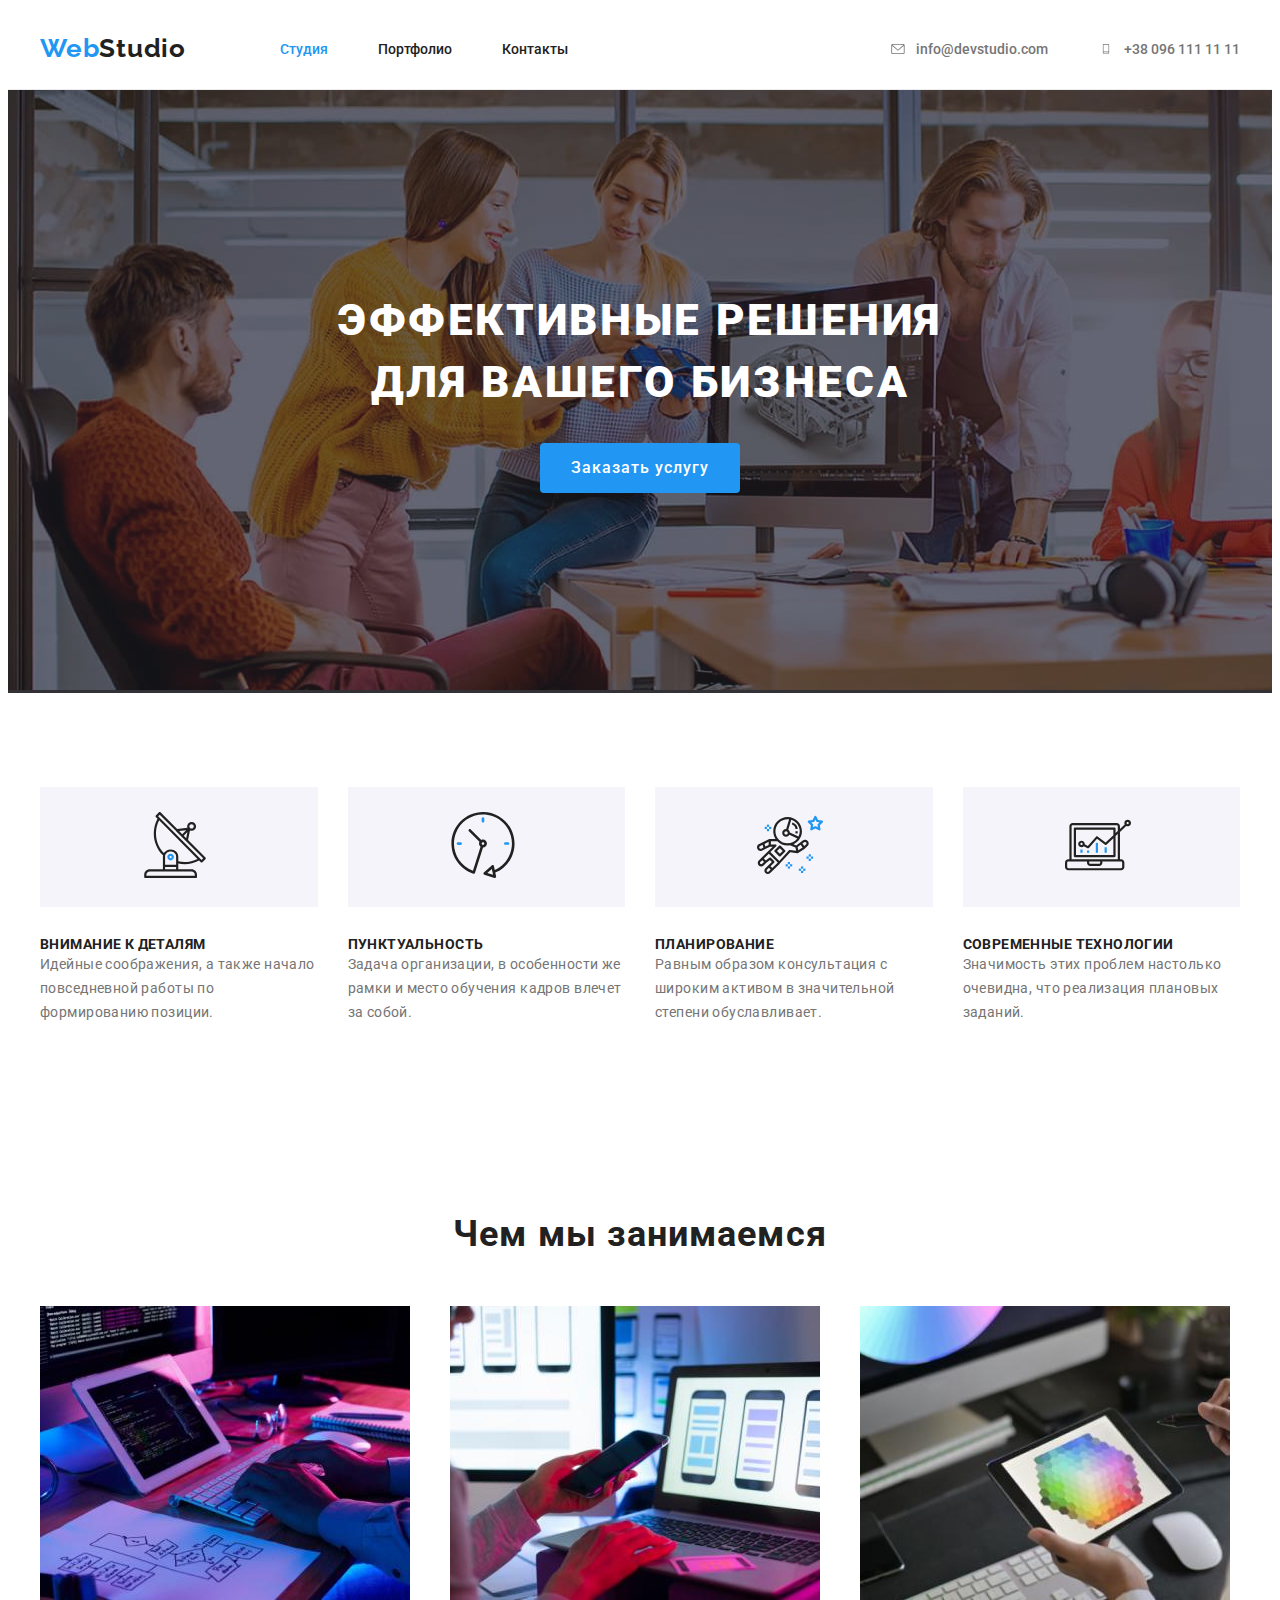
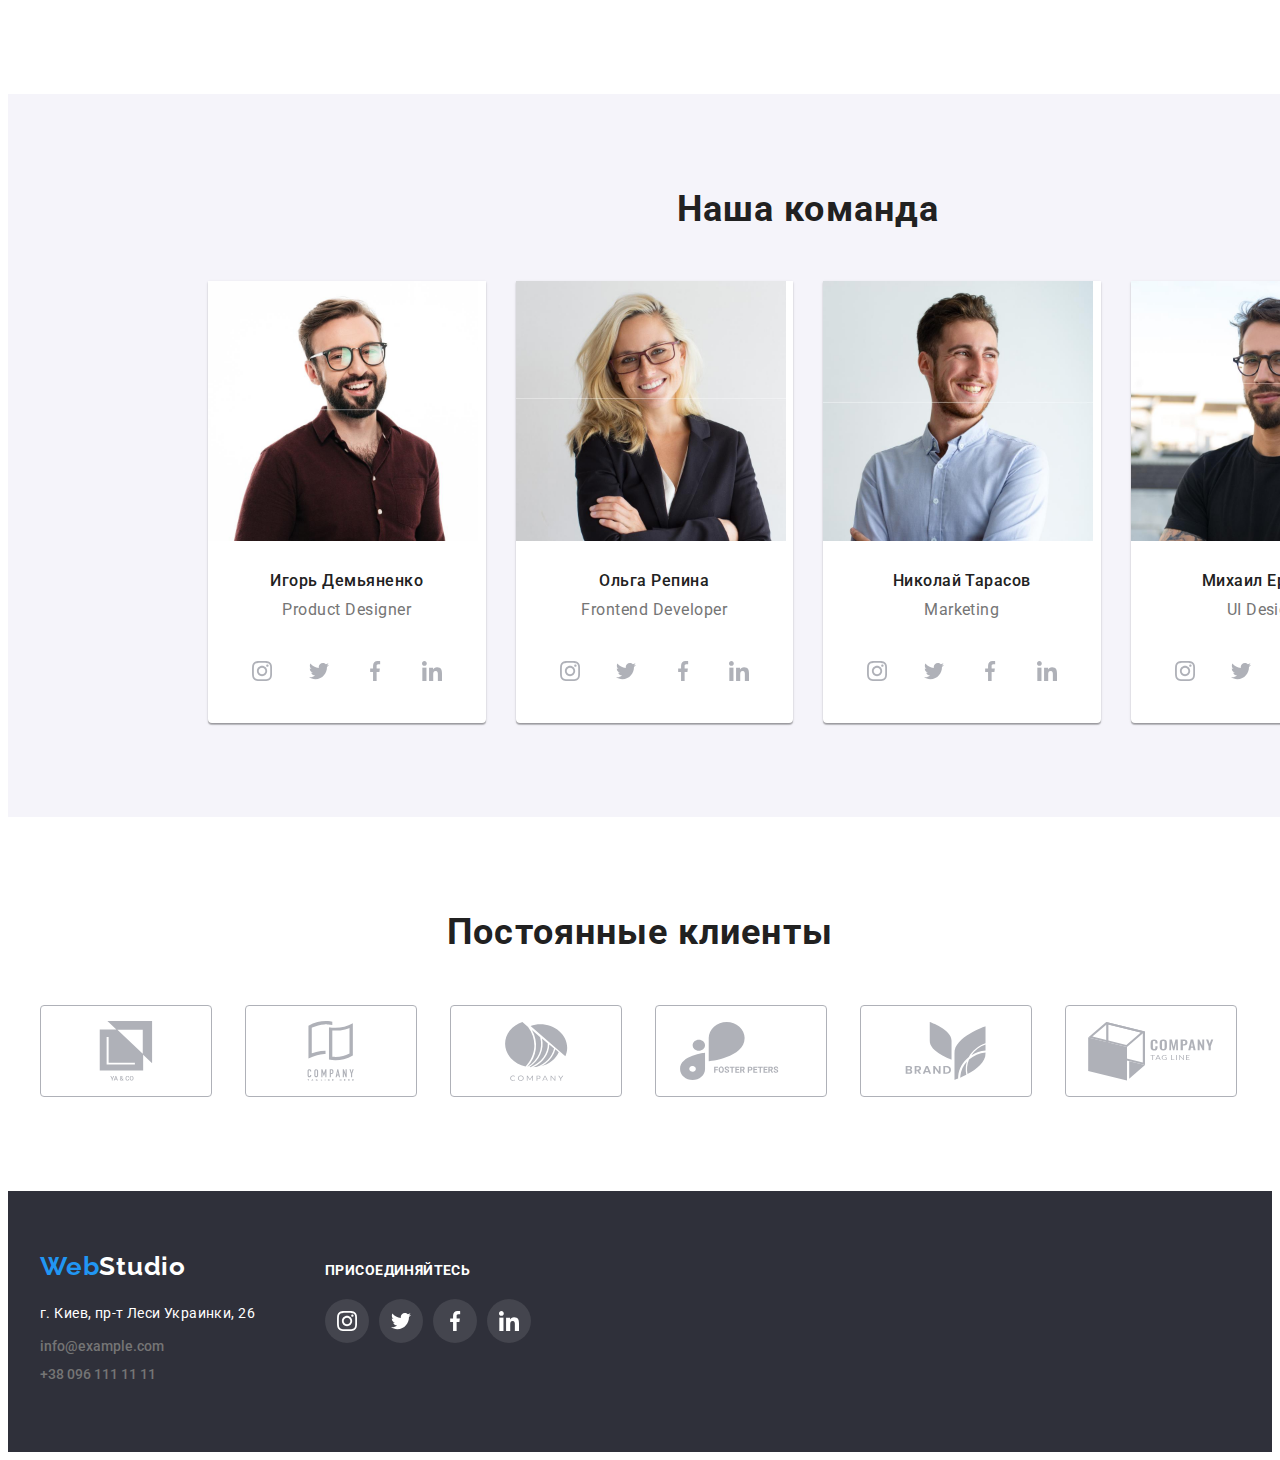
<file: index.html>
<!DOCTYPE html>
<html lang="ru">
  <head>
    <meta charset="UTF-8" />
    <meta http-equiv="X-UA-Compatible" content="IE=edge" />
    <meta name="viewport" content="width=device-width, initial-scale=1.0" />
    <title>главная</title>
    <link rel="preconnect" href="https://fonts.gstatic.com" />
    <link
      href="https://fonts.googleapis.com/css2?family=Raleway:wght@700&family=Roboto:wght@400;500;700&display=swap"
      rel="stylesheet"/>
    <link
      rel="stylesheet"
      href="https://cdnjs.cloudflare.com/ajax/libs/modern-normalize/1.0.0/modern-normalize.min.css"
      integrity="sha512-ISS7cAi1PEhQ8jnbJpJZMd29NlhNj4AWYyLOSp2CE/CsHxTCu+r+t0D2yoJudVrd0/8fTVPUVDzY5Tvli75u/g=="
      crossorigin="anonymous"/>
    <link rel="stylesheet" href="./css/styles.css" />
  </head>
  <body>
    <header class="header">
      <div class="container header-box">
          <nav class="navigation">
              <div class="nav-logo">
                  <a href="./index.html" class="logo">
                  <span class="logo-part">Web</span>Studio
                </a>
              </div>            
              <ul class="site-nav">
                  <li class="header-item">
                    <a href="./index.html" class="nav-link current">Студия</a>
                  </li>
                  <li class="header-item">
                    <a href="./portfolio.html" class="nav-link">Портфолио</a>
                  </li>
                <li class="header-item">
                  <a href="" class="nav-link">Контакты</a>
                </li>
              </ul>
          </nav>
          <ul class="contact">
              <li class="header-item">
                  <a href="mailto:info@devstudio.com" class="link">
                    <svg class="contact-icon">
                      <use href="./images/sprite.svg#envelope"></use>
                    </svg>info@devstudio.com
                  </a>
              </li>
              <li class="header-item">
                  <a href="tel:+380961111111" class="link">
                    <svg class="contact-icon">
                      <use href="./images/sprite.svg#vector"></use>
                    </svg>+38 096 111 11 11
                  </a>
              </li>
          </ul>
      </div>    
    </header>
    <main>
      <section class="hero">
        <div class="container">
          <h1 class="titel">Эффективные решения для вашего бизнеса
          </h1>
          <button type="button" class="button stile-button">Заказать услугу</button>        
        </div>
      </section>
      <section class="section">
        <div class="container">
          <ul class="adv">
            <li class="adv-item">
              <div class="avd-icon-box">
                <svg class="avd-icon">
                  <use href="./images/sprite.svg#antenna"></use>
                </svg>
              </div>
              <h3 class="title-adv">Внимание к деталям</h3>
              <p class="indent-adv">
                Идейные соображения, а также начало повседневной работы по
                формированию позиции.
              </p>
            </li>
            <li class="adv-item">
              <div class="avd-icon-box">
                <svg class="avd-icon">
                  <use href="./images/sprite.svg#clock"></use>
                </svg>
              </div>
              <h3 class="title-adv">Пунктуальность</h3>
              <p class="indent-adv">
                Задача организации, в особенности же рамки и место обучения кадров
                влечет за собой.
              </p>
            </li>
            <li class="adv-item">
              <div class="avd-icon-box">
                <svg class="avd-icon">
                  <use href="./images/sprite.svg#astronaut"></use>
                </svg>
              </div>
              <h3 class="title-adv">Планирование</h3>
              <p class="indent-adv">
                Равным образом консультация с широким активом в значительной
                степени обуславливает.
              </p>
            </li>
            <li class="adv-item">
              <div class="avd-icon-box">
                <svg class="avd-icon">
                  <use href="./images/sprite.svg#diagram"></use>
                </svg>
              </div>
              <h3 class="title-adv">Современные технологии</h3>
              <p class="indent-adv">
                Значимость этих проблем настолько очевидна, что реализация
                плановых заданий.
              </p>
            </li>
          </ul>
        </div>        
      </section>
      <section class="section">
        <div class="container">
          <h2 class="general-title">Чем мы занимаемся</h2>
        <ul class="our-work">
          <li class="item-our-work">
            <img src="./images/img1.jpg" alt="пример работы 1" width="370" />
          </li>
          <li class="item-our-work">
            <img src="./images/img2.jpg" alt="пример работы 2" width="370" />
          </li>
          <li class="item-our-work">
            <img src="./images/img3.jpg" alt="пример работы 3" width="370" />
          </li>
        </ul>
        </div>        
      </section>
      <section class="our-team">
        <div class="container">
          <h2 class="general-title">Наша команда</h2>
          <ul class="team">
          <li class="item-our-team">
            <div class="our-team-box">
              <img class="team-img" src="./images/igor.jpg" alt="Игорь Демьяненко" width="270" />
              <h3 class="name">Игорь Демьяненко</h3>
              <p lang="en" class="work">Product Designer</p>
              <ul class="social-list">
                <li class="social-list-item">
                  <a href="" class="social-list-link">
                    <svg class="social-list-icon">
                      <use href="./images/sprite.svg#instagram"></use>
                    </svg>
                  </a>
                </li>
                <li class="social-list-item">
                  <a href="" class="social-list-link">
                    <svg class="social-list-icon">
                      <use href="./images/sprite.svg#twitter"></use>
                    </svg>
                  </a>
                </li>
                <li class="social-list-item">
                  <a href="" class="social-list-link">
                    <svg class="social-list-icon">
                      <use href="./images/sprite.svg#facebook"></use>
                    </svg>
                  </a>
                </li>
                <li class="social-list-item">
                  <a href="" class="social-list-link">
                    <svg class="social-list-icon">
                      <use href="./images/sprite.svg#linkedin"></use>
                    </svg>
                  </a>
                </li>
              </ul>
            </div>
          </li>
          <li class="item-our-team">
            <div class="our-team-box">
              <img class="team-img" src="./images/olha.jpg" alt="Ольга Репина" width="270" />
              <h3 class="name">Ольга Репина</h3>
              <p lang="en" class="work">Frontend Developer</p>
              <ul class="social-list">
                <li class="social-list-item">
                  <a href="" class="social-list-link">
                    <svg class="social-list-icon">
                      <use href="./images/sprite.svg#instagram"></use>
                    </svg>
                  </a>
                </li>
                <li class="social-list-item">
                  <a href="" class="social-list-link">
                    <svg class="social-list-icon">
                      <use href="./images/sprite.svg#twitter"></use>
                    </svg>
                  </a>
                </li>
                <li class="social-list-item">
                  <a href="" class="social-list-link">
                    <svg class="social-list-icon">
                      <use href="./images/sprite.svg#facebook"></use>
                    </svg>
                  </a>
                </li>
                <li class="social-list-item">
                  <a href="" class="social-list-link">
                    <svg class="social-list-icon">
                      <use href="./images/sprite.svg#linkedin"></use>
                    </svg>
                  </a>
                </li>
              </ul>
            </div>  
          </li>
          <li class="item-our-team">
            <div class="our-team-box">
              <img class="team-img" src="./images/nikolay.jpg" alt="Николай Тарасов" width="270" />
              <h3 class="name">Николай Тарасов</h3>
              <p lang="en" class="work">Marketing</p>
              <ul class="social-list">
                <li class="social-list-item">
                  <a href="" class="social-list-link">
                    <svg class="social-list-icon">
                      <use href="./images/sprite.svg#instagram"></use>
                    </svg>
                  </a>
                </li>
                <li class="social-list-item">
                  <a href="" class="social-list-link">
                    <svg class="social-list-icon">
                      <use href="./images/sprite.svg#twitter"></use>
                    </svg>
                  </a>
                </li>
                <li class="social-list-item">
                  <a href="" class="social-list-link">
                    <svg class="social-list-icon">
                      <use href="./images/sprite.svg#facebook"></use>
                    </svg>
                  </a>
                </li>
                <li class="social-list-item">
                  <a href="" class="social-list-link">
                    <svg class="social-list-icon">
                      <use href="./images/sprite.svg#linkedin"></use>
                    </svg>
                  </a>
                </li>
              </ul>
            </div>    
          </li>
          <li class="item-our-team">
            <div class="our-team-box">
              <img class="team-img" src="./images/mihail.jpg" alt="ИМихаил Ермаков" width="270" />
              <h3 class="name">Михаил Ермаков</h3>
              <p lang="en" class="work">UI Designer</p>
              <ul class="social-list">
                <li class="social-list-item">
                  <a href="" class="social-list-link">
                    <svg class="social-list-icon">
                      <use href="./images/sprite.svg#instagram"></use>
                    </svg>
                  </a>
                </li>
                <li class="social-list-item">
                  <a href="" class="social-list-link">
                    <svg class="social-list-icon">
                      <use href="./images/sprite.svg#twitter"></use>
                    </svg>
                  </a>
                </li>
                <li class="social-list-item">
                  <a href="" class="social-list-link">
                    <svg class="social-list-icon">
                      <use href="./images/sprite.svg#facebook"></use>
                    </svg>
                  </a>
                </li>
                <li class="social-list-item">
                  <a href="" class="social-list-link">
                    <svg class="social-list-icon">
                      <use href="./images/sprite.svg#linkedin"></use>
                    </svg>
                  </a>
                </li>
              </ul>
            </div>
          </li>
        </ul> 
      </div>        
      </section>
      <section class="clients section">
        <div class="container">
          <h2 class="general-title">Постоянные клиенты</h2>
        <ul class="clients-list">
          <li class="clients-item">
            <a href="" class="clients-link">
              <svg class="clients-list-icon">
                <use href="./images/sprite.svg#yaco"></use>
              </svg>
            </a>
          </li>
          <li class="clients-item">
            <a href="" class="clients-link">
              <svg class="clients-list-icon">
                <use href="./images/sprite.svg#company"></use>
              </svg>
            </a>
          </li>
          <li class="clients-item">
            <a href="" class="clients-link">
              <svg class="clients-list-icon">
                <use href="./images/sprite.svg#group2"></use>
              </svg>
            </a>
          </li>
          <li class="clients-item">
            <a href="" class="clients-link">
              <svg class="clients-list-icon">
                <use href="./images/sprite.svg#group"></use>
              </svg>
            </a>
          </li>
          <li class="clients-item">
            <a href="" class="clients-link">
              <svg class="clients-list-icon">
                <use href="./images/sprite.svg#brand"></use>
              </svg>
            </a>
          </li>
          <li class="clients-item">
            <a href="" class="clients-link">
              <svg class="clients-list-icon">
                <use href="./images/sprite.svg#Object"></use>
              </svg>
            </a>
          </li>
        </ul>
        </div>        
      </section>
    </main>
        <div class="to-footer">
          <footer class="footer">
            <div class="footer-adress">
              <div class="to-logo2">
                <a href="./index.html" class="logo2"><span class="logo-part">Web</span>Studio</a>
              </div>            
              <address class="address">г. Киев, пр-т Леси Украинки, 26</address>
              <address>
                <ul class="list">
                  <li class="item-list">
                    <a href="mailto:info@example.com" class="link2">info@example.com</a>
                  </li>
                  <li class="item-list">
                    <a href="tel:+380961111111" class="link2">+38 096 111 11 11</a>
                  </li>
                </ul>
              </address>
            </div>            
            <div class="footer-social">
              <h3 class="footer-social-title">присоединяйтесь</h3>
              <ul class="footer-social-list">
                <li class="footer-social-list-item">
                  <a href="" class="footer-social-list-link">
                    <svg class="footer-social-list-icon">
                      <use href="./images/sprite.svg#instagram"></use>
                    </svg>
                  </a>
                </li>
                <li class="footer-social-list-item">
                  <a href="" class="footer-social-list-link">
                    <svg class="footer-social-list-icon">
                      <use href="./images/sprite.svg#twitter"></use>
                    </svg>
                  </a>
                </li>
                <li class="footer-social-list-item">
                  <a href="" class="footer-social-list-link">
                    <svg class="footer-social-list-icon">
                      <use href="./images/sprite.svg#facebook"></use>
                    </svg>
                  </a>
                </li>
                <li class="footer-social-list-item">
                  <a href="" class="footer-social-list-link">
                    <svg class="footer-social-list-icon">
                      <use href="./images/sprite.svg#linkedin"></use>
                    </svg>
                  </a>
                </li>
              </ul>
            </div>
          </footer>          
      </div>
  </body>
</html>
</file>
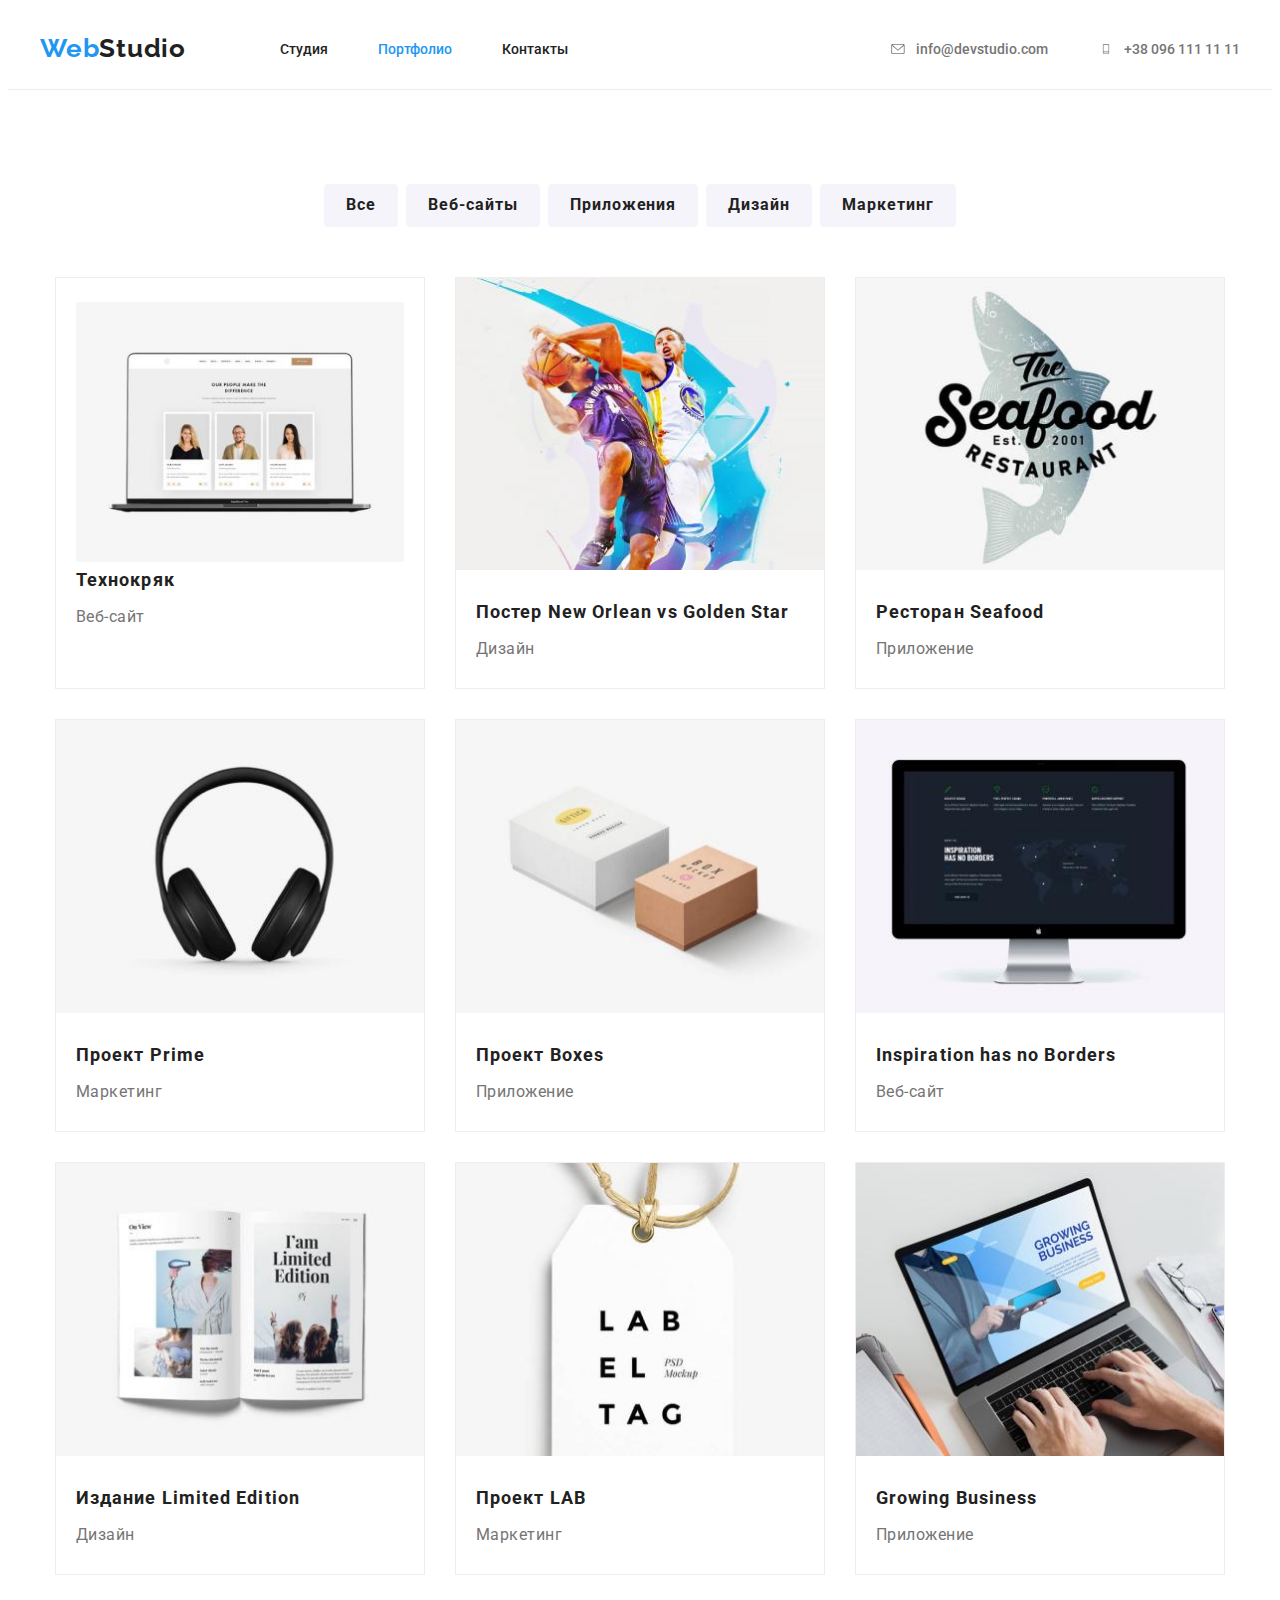
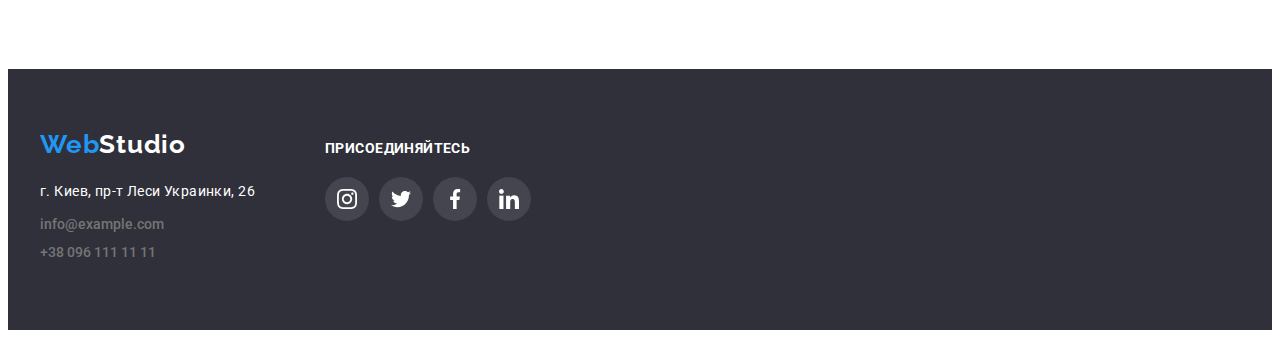
<file: portfolio.html>
<!DOCTYPE html>
<html lang="ru">
    <head>
        <meta charset="UTF-8" />
        <meta http-equiv="X-UA-Compatible" content="IE=edge" />
        <meta name="viewport" content="width=device-width, initial-scale=1.0" />
        <title>главная</title>
        <link rel="preconnect" href="https://fonts.gstatic.com" />
        <link
          href="https://fonts.googleapis.com/css2?family=Raleway:wght@700&family=Roboto:wght@400;500;700&display=swap"
          rel="stylesheet"/>
        <link
          rel="stylesheet"
          href="https://cdnjs.cloudflare.com/ajax/libs/modern-normalize/1.0.0/modern-normalize.min.css"
          integrity="sha512-ISS7cAi1PEhQ8jnbJpJZMd29NlhNj4AWYyLOSp2CE/CsHxTCu+r+t0D2yoJudVrd0/8fTVPUVDzY5Tvli75u/g=="
          crossorigin="anonymous"/>
        <link rel="stylesheet" href="./css/styles.css" />
    </head>
  <body>
    <header class="header">
      <div class="container header-box">
          <nav class="navigation">
              <div class="nav-logo">
                  <a href="./index.html" class="logo">
                  <span class="logo-part">Web</span>Studio
                </a>
              </div>            
              <ul class="site-nav">
                  <li class="header-item">
                    <a href="./index.html" class="nav-link">Студия</a>
                  </li>
                  <li class="header-item">
                    <a href="./portfolio.html" class="nav-link current">Портфолио</a>
                  </li>
                <li class="header-item">
                  <a href="" class="nav-link">Контакты</a>
                </li>
              </ul>
          </nav>
          <ul class="contact">
              <li class="header-item">
                  <a href="mailto:info@devstudio.com" class="link">
                    <svg class="contact-icon">
                      <use href="./images/sprite.svg#envelope"></use>
                    </svg>info@devstudio.com
                  </a>
              </li>
              <li class="header-item">
                  <a href="tel:+380961111111" class="link">
                    <svg class="contact-icon">
                      <use href="./images/sprite.svg#vector"></use>
                    </svg>+38 096 111 11 11
                  </a>
              </li>
          </ul>
      </div>    
    </header>
    <main>     
      <section class="section">
        <div class="container">
          <H2 class="title-hero-portfolio">Hero</H2>
          <ul  class="list-portfolio">
              <li class="item-hero-portfolio">
                   <button type="button" class="button-portfolio">Все</button>
              </li>
              <li class="item-hero-portfolio">
                   <button type="button" class="button-portfolio">Веб-сайты</button>
              </li>
              <li class="item-hero-portfolio">
                   <button type="button" class="button-portfolio">Приложения</button>
              </li>
              <li class="item-hero-portfolio">
                   <button type="button" class="button-portfolio">Дизайн</button>
              </li>
              <li class="item-hero-portfolio">
                   <button type="button" class="button-portfolio">Маркетинг</button>
              </li>
          </ul>      
          <ul class="cat-list">
              <li class="cat-item-list">
                  <a href="" class="link-cat">
                    <div class="title-box">
                      <img src="./images/tehno.jpg" alt="Технокряк" width="370">
                      <h2 class="title-cat">Технокряк</h2>
                      <p class="filter">Веб-сайт</p>
                    </div>
                  </a>
              </li>
              <li class="cat-item-list">
                <a href="" class="link-cat">
                  <img src="./images/poster.jpg" alt="Постер New Orlean vs Golden Star" width="370">
                  <div class="title-box">
                    <h2 class="title-cat">Постер New Orlean vs Golden Star</h2>
                    <p class="filter">Дизайн</p>
                  </div>                   
                </a>
              </li>
              <li class="cat-item-list">
                <a href="" class="link-cat">                    
                  <img src="./images/restoran.jpg" alt="Ресторан Seafood" width="370">
                  <div class="title-box">
                    <h2 class="title-cat">Ресторан Seafood</h2>
                    <p class="filter">Приложение</p>
                  </div>
                </a>
              </li>
               <li class="cat-item-list">
                <a href="" class="link-cat">                    
                  <img src="./images/project-prime.jpg" alt="Проект Prime" width="370">
                  <div class="title-box">
                    <h2 class="title-cat">Проект Prime</h2>
                    <p class="filter">Маркетинг</p>
                  </div>
                </a>
               </li>
               <li class="cat-item-list">
                  <a href="" class="link-cat">                    
                    <img src="./images/project-boxes.jpg" alt="Проект Boxes" width="370">
                    <div class="title-box"> 
                      <h2 class="title-cat">Проект Boxes</h2>
                      <p class="filter">Приложение</p>
                    </div> 
                  </a>
               </li>
               <li class="cat-item-list">
                  <a href="" class="link-cat">                    
                    <img src="./images/inspiration.jpg" alt="Inspiration has no Borders" width="370">
                    <div class="title-box">
                      <h2 class="title-cat">Inspiration has no Borders</h2>
                      <p class="filter">Веб-сайт</p>
                    </div> 
                  </a>
               </li>
               <li class="cat-item-list">
                  <a href="" class="link-cat">                    
                    <img src="./images/edition.jpg" alt="Издание Limited Edition" width="370">
                    <div class="title-box">
                      <h2 class="title-cat">Издание Limited Edition</h2>
                      <p class="filter">Дизайн</p>
                    </div> 
                  </a>
               </li>
               <li class="cat-item-list">
                  <a href="" class="link-cat">                    
                    <img src="./images/project-lab.jpg" alt="Проект LAB" width="370">
                    <div class="title-box">  
                      <h2 class="title-cat">Проект LAB</h2>
                      <p class="filter">Маркетинг</p>
                    </div> 
                   </a>
               </li>
               <li class="cat-item-list">
                  <a href="" class="link-cat">                    
                    <img src="./images/growing.jpg" alt="Growing Business" width="370">
                    <div class="title-box"> 
                      <h2 class="title-cat">Growing Business</h2>
                      <p class="filter">Приложение</p>
                    </div> 
                  </a>
               </li>
          </ul>
        </div>   
      </section>             
    </main>
    <div class="to-footer">
        <footer class="footer">
          <div class="footer-adress">
            <div class="to-logo2">
              <a href="./index.html" class="logo2"><span class="logo-part">Web</span>Studio</a>
            </div>            
            <address class="address">г. Киев, пр-т Леси Украинки, 26</address>
            <address>
              <ul class="list">
                <li class="item-list">
                  <a href="mailto:info@example.com" class="link2">info@example.com</a>
                </li>
                <li class="item-list">
                  <a href="tel:+380961111111" class="link2">+38 096 111 11 11</a>
                </li>
              </ul>
            </address>
          </div>            
          <div class="footer-social">
            <h3 class="footer-social-title">присоединяйтесь</h3>
            <ul class="footer-social-list">
              <li class="footer-social-list-item">
                <a href="" class="footer-social-list-link">
                  <svg class="footer-social-list-icon">
                    <use href="./images/sprite.svg#instagram"></use>
                  </svg>
                </a>
              </li>
              <li class="footer-social-list-item">
                <a href="" class="footer-social-list-link">
                  <svg class="footer-social-list-icon">
                    <use href="./images/sprite.svg#twitter"></use>
                  </svg>
                </a>
              </li>
              <li class="footer-social-list-item">
                <a href="" class="footer-social-list-link">
                  <svg class="footer-social-list-icon">
                    <use href="./images/sprite.svg#facebook"></use>
                  </svg>
                </a>
              </li>
              <li class="footer-social-list-item">
                <a href="" class="footer-social-list-link">
                  <svg class="footer-social-list-icon">
                    <use href="./images/sprite.svg#linkedin"></use>
                  </svg>
                </a>
              </li>
            </ul>
          </div>
        </footer>          
    </div>
  </body>
</html>
</file>
<file: css/styles.css>
/* цвет текста #757575 */
/* цвет заголовков #212121 */
/* цвет ссылок #2196F3 */
/* белый #FFFFFF */

:root {
    --text-color: #757575;
    --title-color: #212121;
    --link-color: #2196F3;
    --white-color: #ffffff;
    --bg-color: #F5F4FA;
}

body {
    font-family: Roboto, sans-serif;
}

h1,
h2,
h3,
h4,
h5,
h6,
p {
    margin: 0;
}

ul,
ol {
    margin: 0;
    padding: 0;
}

img {
    display: block;
    max-width: 100%;
    height: auto;
}

ul {
    list-style: none;
}

.section {    
  padding-top: 94px;
  padding-bottom: 94px;   
}

.container {
    width: 1200px;
    padding-left: 15px;
    padding-right: 15px;
    margin-left: auto;
    margin-right: auto;
  }

  .general-title {      
    font-weight: bold;
    font-size: 36px;
    line-height: 1.2;
    text-align: center;
    letter-spacing: 0.03em;
    color: var(--title-color);
    margin-bottom: 50px;
}

/* --------------------------header--------------------------------- */

.header {    
    padding-top: 25px;
    padding-bottom: 25px;    
    margin: 0 auto;    
    border-bottom: 1px solid #ECECEC; 
}

.navigation {
    display: flex;    
    align-items: center;     
}

.header-box {
    display: flex;
    justify-content: space-between;
}

.site-nav {
    display: flex;    
}

.nav-link.current {
    color: var(--link-color);
}

.contact {
    display: flex;
    align-items: center;
}

.header-item:not(:last-child) {
    margin-right: 50px;
}

.nav-logo {
    margin-right: 94px;
}

.logo {
    font-family: Raleway;
    color: var(--title-color);
    text-decoration: none;
    font-weight: bold;
    font-size: 26px;
    line-height: 1.2;
    letter-spacing: 0.03em;
}

.logo2 {
    font-family: Raleway;
    color: var(--white-color);
    text-decoration: none;
    font-weight: bold;
    font-size: 26px;
    line-height: 1.2;
    letter-spacing: 0.03em;
}

.logo-part {
    color: var(--link-color);
}

.nav-link {
    color: var(--title-color); 
    text-decoration: none;
    font-style: normal;
    font-weight: 500;
    font-size: 14px;
    line-height: 1.14;
}

.link {
    color: var(--text-color); 
    text-decoration: none;
    font-style: normal;
    font-weight: 500;
    font-size: 14px;
    line-height: 1.14; 
}

.nav-link:hover,
.nav-link:focus,
.link:hover,
.link:focus {
    color: var(--link-color);    
}

.contact-icon {
    width: 16px;
    height: 10px;
    fill: var(--text-color);
    margin-right: 10px;
}

.link:hover .contact-icon,
.link:focus .contact-icon {
    fill: var(--link-color);
}

/* --------------------------end-header--------------------------------- */
/* -----------------------------hero--------------------------------- */

.hero {
    padding-top: 200px;
    padding-bottom: 200px;
    background-color: #333;
    background-image: 
    linear-gradient(
        rgba(47, 48, 58, 0.4), 
        rgba(47, 48, 58, 0.4)), 
        url(../images/logo.jpg);
    background-repeat: no-repeat;
    max-width: 1600px;
    margin: 0 auto;
}

.titel{
    width: 615px;
    margin:auto;
    margin-bottom: 30px;
    font-weight: 900;
    font-size: 44px;
    line-height: 1.4;
    text-align: center;
    letter-spacing: 0.06em;
    color: var(--white-color);
    text-transform: uppercase;
}

.button {
    font-family: Roboto;
    width: 200px;
    height: 50px;    
    font-weight: 500;
    font-size: 16px;
    line-height: 1.25;    
    letter-spacing: 0.06em;  
    background: var(--link-color);
    color: var(--white-color);
    border-radius: 4px;
    border-color: transparent;
    display: flex;
    align-items: center;
    justify-content: center;
    cursor: pointer; 
}

.stile-button {
    margin: 0 auto;
}

/* --------------------------end-hero--------------------------------- */
/* ------------------------section-avd--------------------------------- */

.adv {
    display: flex;   
    justify-content: space-between;
    margin-left: -30px;     
}

.title-adv {
    font-style: normal;
    font-weight: bold;
    font-size: 14px;
    line-height: 1.14;
    letter-spacing: 0.03em;
    text-transform: uppercase;
    color: var(--title-color);   
}

.indent-adv {
    font-weight: normal;
    font-size: 14px;
    line-height: 1.7;
    letter-spacing: 0.03em;
    color: var(--text-color);    
}

.adv-item {   
    flex-basis: calc((100% - 90px) / 4);
    margin-left: 30px;    
}

.avd-icon {
    width: 70px;
    height: 66px;
}

.avd-icon-list {
    display: flex;
    justify-content: space-between;
}

.avd-icon-box {
    padding: 25px 100px;
    background: var(--bg-color);
    margin-bottom: 30px;

}

/* ---------------------end-section-avd------------------------------ */
/* ------------------------section-our-work-------------------------- */

.our-work {    
    display: flex;
    margin-left: -30px;
    margin-top: -30px;    
}

.item-our-work {
    flex-basis: calc((100% - 60px) / 3);
    margin-left: 30px;
    margin-top: 30px;
}

/* --------------------end-section-our-work-------------------------- */
/* ------------------------section-our-team-------------------------- */

.team {    
    display: flex; 
    margin-left: -30px;
    margin-top: -30px;       
}

.our-team {
    background: var(--bg-color);
    padding-top: 94px;
    padding-bottom: 94px;
    width: 1600px;
    margin: 0 auto; 
}

.item-our-team {
    flex-basis: calc((100% - 90px) / 4);
    margin-left: 30px;
    margin-top: 30px;
    box-sizing: border-box;
}

.team-img {
    padding-bottom: 30px;
}

.name {
    font-weight: 500;
    font-size: 16px;
    line-height: 1.2;
    letter-spacing: 0.03em;
    color: var(--title-color);
    padding-bottom: 10px;
    text-align: center;
}

.work {
    font-weight: normal;
    font-size: 16px;
    line-height: 1.2;
    letter-spacing: 0.03em;
    color: var(--text-color);
    padding-bottom: 30px;
    text-align: center;
}

.social-list-icon {
    width: 20px;
    height: 20px;
    fill: #AFB1B8;
}

.social-list {
    display: flex;
    justify-content: space-between;
    padding-left: 32px;
    padding-right: 32px;
}

.social-list-link {
    display: flex;
    justify-content: center;
    align-items: center;
    width: 44px;
    height: 44px;
    background: var(--white-color);
    border-radius: 50%;
}

.social-list-link:hover,
.social-list-link:focus {
    background-color: var(--link-color);    
}

.social-list-link:hover .social-list-icon,
.social-list-link:focus .social-list-icon {
    fill: var(--white-color);
}
.our-team-box {
    box-shadow: 0px 1px 3px rgba(0, 0, 0, 0.12), 0px 1px 1px rgba(0, 0, 0, 0.14), 0px 2px 1px rgba(0, 0, 0, 0.2);
    border-radius: 0px 0px 4px 4px;
    padding-bottom: 30px;
    background: var(--white-color);
}

/* -------------------end-section-our-team-------------------------- */
/* -------------------------clients-------------------------- */

.clients-list {
    display: flex;
    margin-left: -30px;
    margin-top: -30px;
}

.clients-item {
    flex-basis: calc((100% - 150px) / 6);
    margin-left: 30px;
    margin-top: 30px;
    box-sizing: border-box;
}

.clients-list-icon {
    width: 160px;
    height: 60px;
    fill: #AFB1B8;    
}

.clients-link{
    display: flex;
    justify-content: center;
    align-items: center;
    width: 170px;
    height: 90px;
    border: 1px solid #AFB1B8;
    border-radius: 4px;
}

.clients-link:hover,
.clients-link:focus {
    border:1px solid var(--link-color);
}

.clients-link:hover .clients-list-icon,
.clients-link:focus .clients-list-icon {
    fill: var(--link-color);
}
/* ----------------------end-clients------------------------------- */
/* --------------------------footer------------------------------- */

.footer {   
    display: flex;
    padding: 60px 15px 60px;
    margin: 0 auto;  
    width: 1200px;    
}

.to-footer {
    background: #2F303A;
    max-width: 1600px;
    margin: 0 auto;
}

.to-logo2 {
    padding-bottom: 20px;
}

.address {
    font-style: normal;
    font-size: 14px;
    line-height: 1.7;
    letter-spacing: 0.03em;
    color: var(--white-color);
    padding-bottom: 10px;
}

.link2 {
    color: var(--text-color); 
    text-decoration: none;
    font-style: normal;
    font-weight: 500;
    font-size: 14px;
    line-height: 1.14;
}

.item-list {
    padding-bottom: 9px;
}

.footer-social-title {
    font-style: normal;
    text-transform: uppercase;
    color: var(--white-color);
    font-size: 14px;
    line-height: 1.14;
    font-weight: bold;
    letter-spacing: 0.03em;
    margin-bottom: 20px;
    
}

.footer-social-list {
    display: flex;
    justify-content: space-between;
    padding-left: 0px;
    padding-right: 32px;
}

.footer-social-list-item {
    display: flex;
    justify-content: center;
    align-items: center;
    width: 44px;
    height: 44px;
    background: #2F303A;    
    margin-right: 10px;
    border-radius: 50%; 
}

.footer-social {
    margin-left: 70px;
    text-align: left;
    padding-top: 12px;
}

.footer-social-list-link {
    display: flex;
    justify-content: center;
    align-items: center;
    width: 44px;
    height: 44px;
    background: rgba(255, 255, 255, 0.1);;
    border-radius: 50%;    
}

.footer-social-list-link:hover,
.footer-social-list-link:focus {
    background-color: var(--link-color);    
}

.footer-social-list-link:hover .social-list-icon,
.footer-social-list-link:focus .social-list-icon {
    fill: var(--white-color);
}

.footer-social-list-icon {
    width: 20px;
    height: 20px;
    fill: var(--white-color);
    
}
/* ----------------------end-footer------------------------------- */
/* ----------------------portfolio------------------------------- */

.list-portfolio {
    display: flex;    
    justify-content: center;      
    padding-left: 15px; 
    padding-right: 15px;
    margin: 0 auto;
    margin-bottom: 50px;
}

.title-portfolio {
    display: none;
    
}

.item-hero-portfolio:not(:last-child) {
    margin-right: 8px;
}

.button-portfolio {
    font-family: Roboto;
    font-style: normal;
    font-weight: bold;
    font-size: 16px;
    line-height: 1.9;    
    align-items: center;
    text-align: center;
    letter-spacing: 0.06em;
    color: var(--title-color);
    background: #F5F4FA;
    border-radius: 4px;
    border: none;    
    padding: 6px 22px; 
}

.button-portfolio:hover,
.button-portfolio:focus {
    color: var(--white-color);
    background: var(--link-color);
    border-radius: 4px;
    border: none; 
    outline: none;
    box-shadow: 0px 3px 1px 
        rgba(121, 47, 47, 0.1), 
        0px 1px 2px 
        rgba(0, 0, 0, 0.08), 
        0px 2px 2px 
        rgba(0, 0, 0, 0.12);
}

.title-hero-portfolio {
    display: none;
}

.cat-list {
    display: flex;
    flex-wrap: wrap;
    padding-left: 15px; 
    padding-right: 15px;
    margin-right: -30px;
    margin-bottom: -30px;
}

.cat-item-list {
    flex-basis: calc((100% - 90px) / 3);
    margin-right: 30px;
    margin-bottom: 30px;
    border: 1px solid #EEEEEE;
    box-sizing: border-box;
}



.title-cat {
    font-weight: bold;
    font-size: 18px;
    line-height: 2;
    letter-spacing: 0.06em;
    color: var(--title-color);
    text-align: left;
    margin-bottom: 4px;
}

.filter {
    font-weight: normal;
    font-size: 16px;
    line-height: 1.9;
    letter-spacing: 0.03em;
    color: var(--text-color);
    text-align: left;
}

.link-cat {
    text-decoration: none;
}

.cat-item-list:hover,
.cat-item-list:focus {
    box-shadow: 0px 1px 1px 
    rgba(0, 0, 0, 0.12), 
    0px 4px 4px 
    rgba(0, 0, 0, 0.06), 
    1px 4px 6px 
    rgba(0, 0, 0, 0.16);
}

.title-box {
    padding: 24px 20px;
}
</file>
